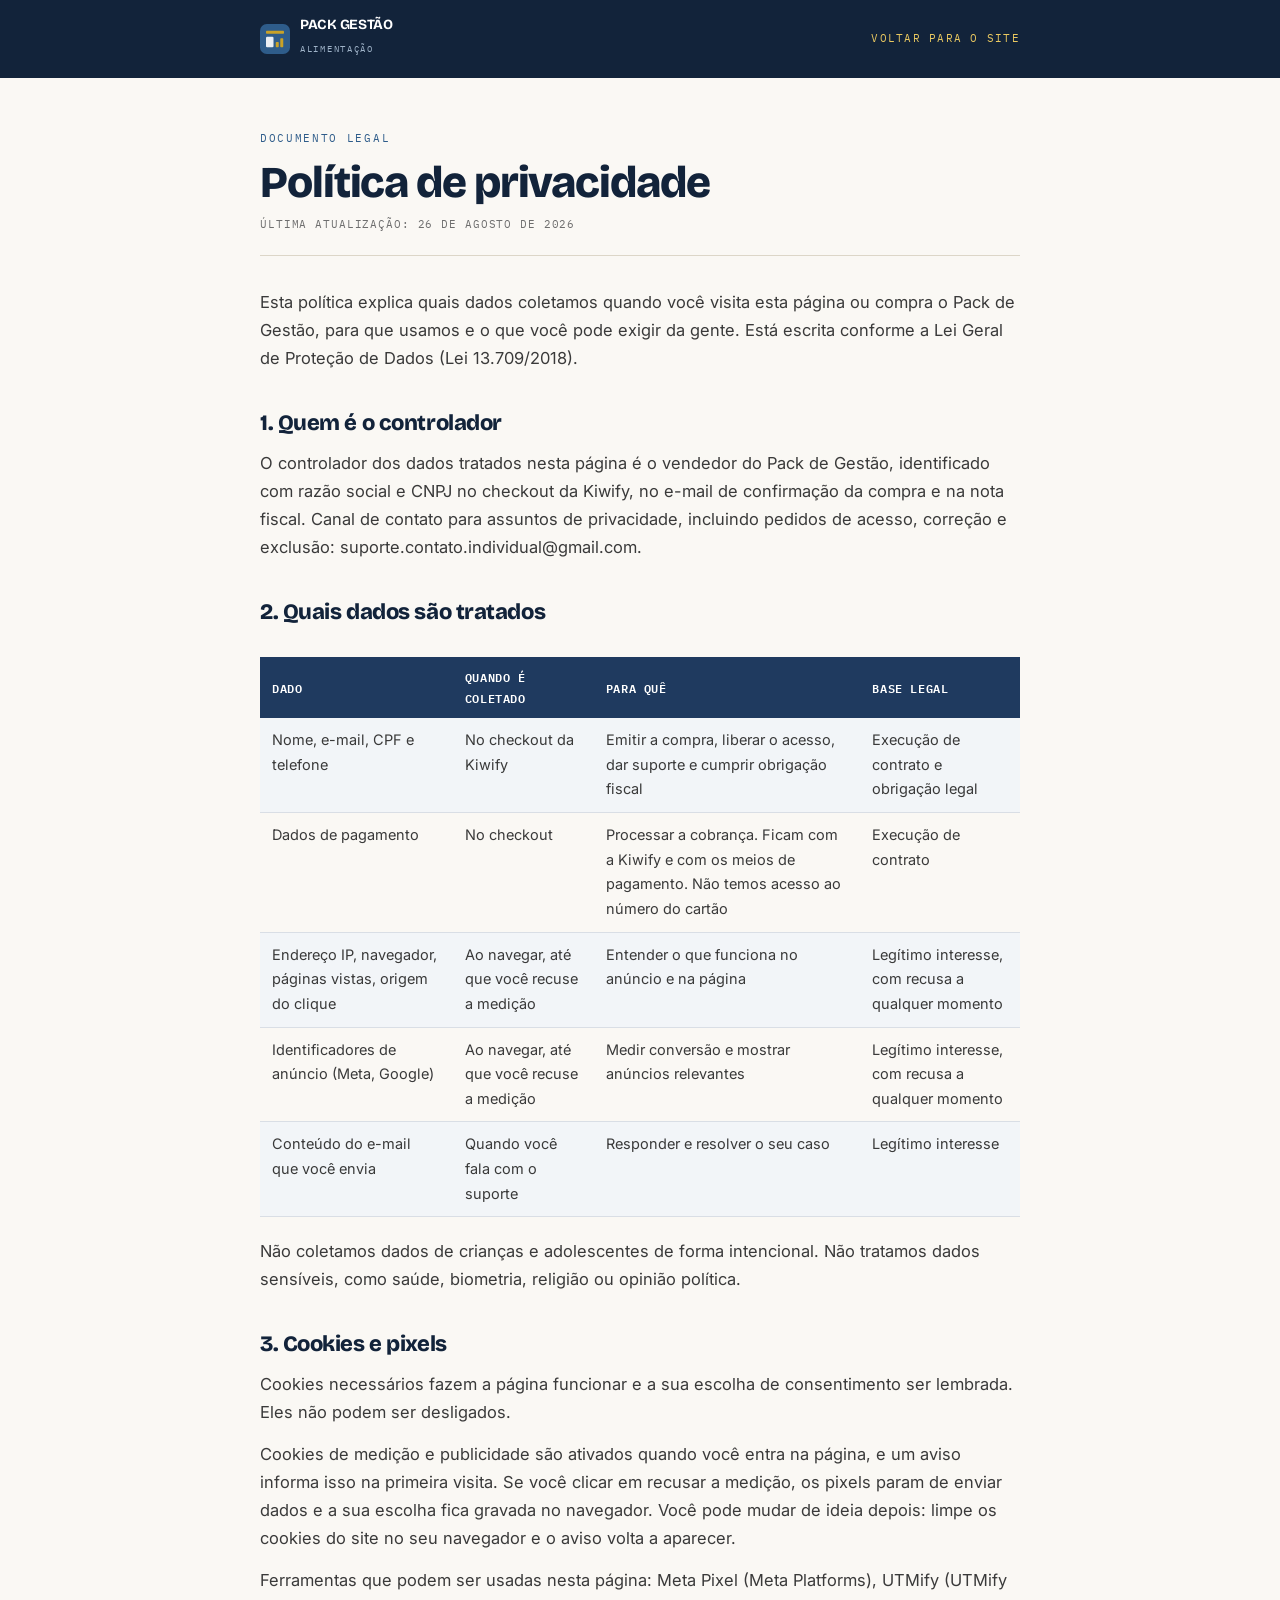
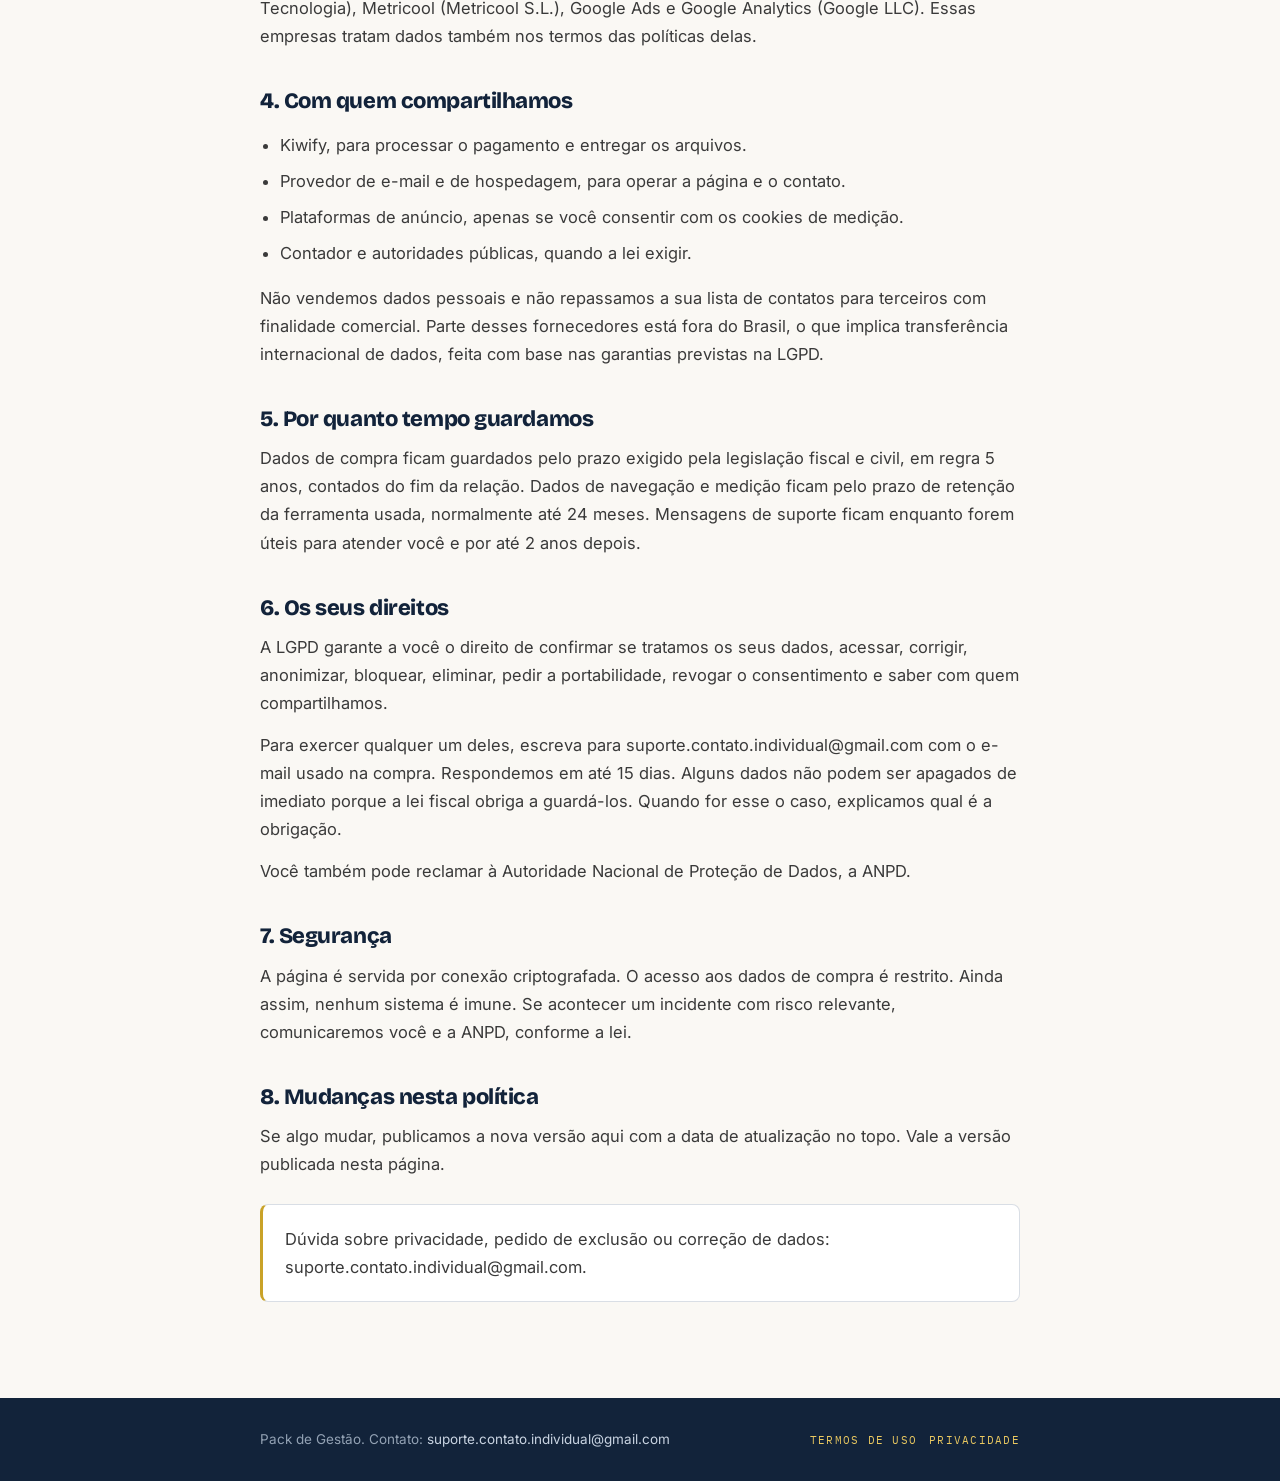
<file: privacidade.html>
<!doctype html>
<html lang="pt-BR">
<head>
<meta charset="utf-8">
<meta name="viewport" content="width=device-width, initial-scale=1">
<title>Política de Privacidade | Pack de Gestão</title>
<meta name="description" content="Como tratamos dados pessoais nesta página, quais cookies usamos e como exercer os seus direitos previstos na LGPD.">
<meta name="theme-color" content="#1F3A5F">
<link rel="icon" href="favicon.svg" type="image/svg+xml">
<link rel="preconnect" href="https://fonts.googleapis.com">
<link rel="preconnect" href="https://fonts.gstatic.com" crossorigin>
<link href="https://fonts.googleapis.com/css2?family=Bricolage+Grotesque:opsz,wght@12..96,600;12..96,800&family=Inter:wght@400;500;600;700&family=IBM+Plex+Mono:wght@500;600&display=swap" rel="stylesheet">
<link rel="stylesheet" href="legal.css">
</head>
<body>
<header>
 <div class="shell">
  <a class="brand" href="index.html"><svg viewBox="0 0 40 40" fill="none" aria-hidden="true"><rect width="40" height="40" rx="9" fill="#2E5C8A"/><rect x="8" y="9" width="24" height="4" rx="1" fill="#C9A227"/><rect x="8" y="17" width="10" height="14" rx="1.5" fill="#fff" opacity=".9"/><rect x="21" y="24" width="4" height="7" rx="1" fill="#C9A227"/><rect x="27" y="19" width="4" height="12" rx="1" fill="#C9A227"/></svg><span><b>PACK GESTÃO</b><span>ALIMENTAÇÃO</span></span></a>
  <a class="back" href="index.html">Voltar para o site</a>
 </div>
</header>
<main>
 <div class="shell">
  <div class="kicker">Documento legal</div>
  <h1>Política de privacidade</h1>
  <div class="upd">Última atualização: 26 de agosto de 2026</div>

  <p>Esta política explica quais dados coletamos quando você visita esta página ou compra o Pack de Gestão, para que usamos e o que você pode exigir da gente. Está escrita conforme a Lei Geral de Proteção de Dados (Lei 13.709/2018).</p>

  <h2>1. Quem é o controlador</h2>
  <p>O controlador dos dados tratados nesta página é o vendedor do Pack de Gestão, identificado com razão social e CNPJ no checkout da Kiwify, no e-mail de confirmação da compra e na nota fiscal. Canal de contato para assuntos de privacidade, incluindo pedidos de acesso, correção e exclusão: suporte.contato.individual@gmail.com.</p>

  <h2>2. Quais dados são tratados</h2>
  <div class="wrap">
  <table>
   <tr><th>Dado</th><th>Quando é coletado</th><th>Para quê</th><th>Base legal</th></tr>
   <tr><td>Nome, e-mail, CPF e telefone</td><td>No checkout da Kiwify</td><td>Emitir a compra, liberar o acesso, dar suporte e cumprir obrigação fiscal</td><td>Execução de contrato e obrigação legal</td></tr>
   <tr><td>Dados de pagamento</td><td>No checkout</td><td>Processar a cobrança. Ficam com a Kiwify e com os meios de pagamento. Não temos acesso ao número do cartão</td><td>Execução de contrato</td></tr>
   <tr><td>Endereço IP, navegador, páginas vistas, origem do clique</td><td>Ao navegar, até que você recuse a medição</td><td>Entender o que funciona no anúncio e na página</td><td>Legítimo interesse, com recusa a qualquer momento</td></tr>
   <tr><td>Identificadores de anúncio (Meta, Google)</td><td>Ao navegar, até que você recuse a medição</td><td>Medir conversão e mostrar anúncios relevantes</td><td>Legítimo interesse, com recusa a qualquer momento</td></tr>
   <tr><td>Conteúdo do e-mail que você envia</td><td>Quando você fala com o suporte</td><td>Responder e resolver o seu caso</td><td>Legítimo interesse</td></tr>
  </table>
  </div>
  <p>Não coletamos dados de crianças e adolescentes de forma intencional. Não tratamos dados sensíveis, como saúde, biometria, religião ou opinião política.</p>

  <h2>3. Cookies e pixels</h2>
  <p>Cookies necessários fazem a página funcionar e a sua escolha de consentimento ser lembrada. Eles não podem ser desligados.</p>
  <p>Cookies de medição e publicidade são ativados quando você entra na página, e um aviso informa isso na primeira visita. Se você clicar em recusar a medição, os pixels param de enviar dados e a sua escolha fica gravada no navegador. Você pode mudar de ideia depois: limpe os cookies do site no seu navegador e o aviso volta a aparecer.</p>
  <p>Ferramentas que podem ser usadas nesta página: Meta Pixel (Meta Platforms), UTMify (UTMify Tecnologia), Metricool (Metricool S.L.), Google Ads e Google Analytics (Google LLC). Essas empresas tratam dados também nos termos das políticas delas.</p>

  <h2>4. Com quem compartilhamos</h2>
  <ul>
   <li>Kiwify, para processar o pagamento e entregar os arquivos.</li>
   <li>Provedor de e-mail e de hospedagem, para operar a página e o contato.</li>
   <li>Plataformas de anúncio, apenas se você consentir com os cookies de medição.</li>
   <li>Contador e autoridades públicas, quando a lei exigir.</li>
  </ul>
  <p>Não vendemos dados pessoais e não repassamos a sua lista de contatos para terceiros com finalidade comercial. Parte desses fornecedores está fora do Brasil, o que implica transferência internacional de dados, feita com base nas garantias previstas na LGPD.</p>

  <h2>5. Por quanto tempo guardamos</h2>
  <p>Dados de compra ficam guardados pelo prazo exigido pela legislação fiscal e civil, em regra 5 anos, contados do fim da relação. Dados de navegação e medição ficam pelo prazo de retenção da ferramenta usada, normalmente até 24 meses. Mensagens de suporte ficam enquanto forem úteis para atender você e por até 2 anos depois.</p>

  <h2>6. Os seus direitos</h2>
  <p>A LGPD garante a você o direito de confirmar se tratamos os seus dados, acessar, corrigir, anonimizar, bloquear, eliminar, pedir a portabilidade, revogar o consentimento e saber com quem compartilhamos.</p>
  <p>Para exercer qualquer um deles, escreva para suporte.contato.individual@gmail.com com o e-mail usado na compra. Respondemos em até 15 dias. Alguns dados não podem ser apagados de imediato porque a lei fiscal obriga a guardá-los. Quando for esse o caso, explicamos qual é a obrigação.</p>
  <p>Você também pode reclamar à Autoridade Nacional de Proteção de Dados, a ANPD.</p>

  <h2>7. Segurança</h2>
  <p>A página é servida por conexão criptografada. O acesso aos dados de compra é restrito. Ainda assim, nenhum sistema é imune. Se acontecer um incidente com risco relevante, comunicaremos você e a ANPD, conforme a lei.</p>

  <h2>8. Mudanças nesta política</h2>
  <p>Se algo mudar, publicamos a nova versão aqui com a data de atualização no topo. Vale a versão publicada nesta página.</p>

  <div class="box">
   <p>Dúvida sobre privacidade, pedido de exclusão ou correção de dados: suporte.contato.individual@gmail.com.</p>
  </div>
 </div>
</main>
<footer>
 <div class="shell">
  <p>Pack de Gestão. Contato: <a href="mailto:suporte.contato.individual@gmail.com" style="color:#C9D4E2;font-family:inherit;font-size:13.5px;letter-spacing:0;text-transform:none">suporte.contato.individual@gmail.com</a></p>
  <span><a href="termos.html">Termos de uso</a> &nbsp; <a href="privacidade.html">Privacidade</a></span>
 </div>
</footer>
</body>
</html>
</file>
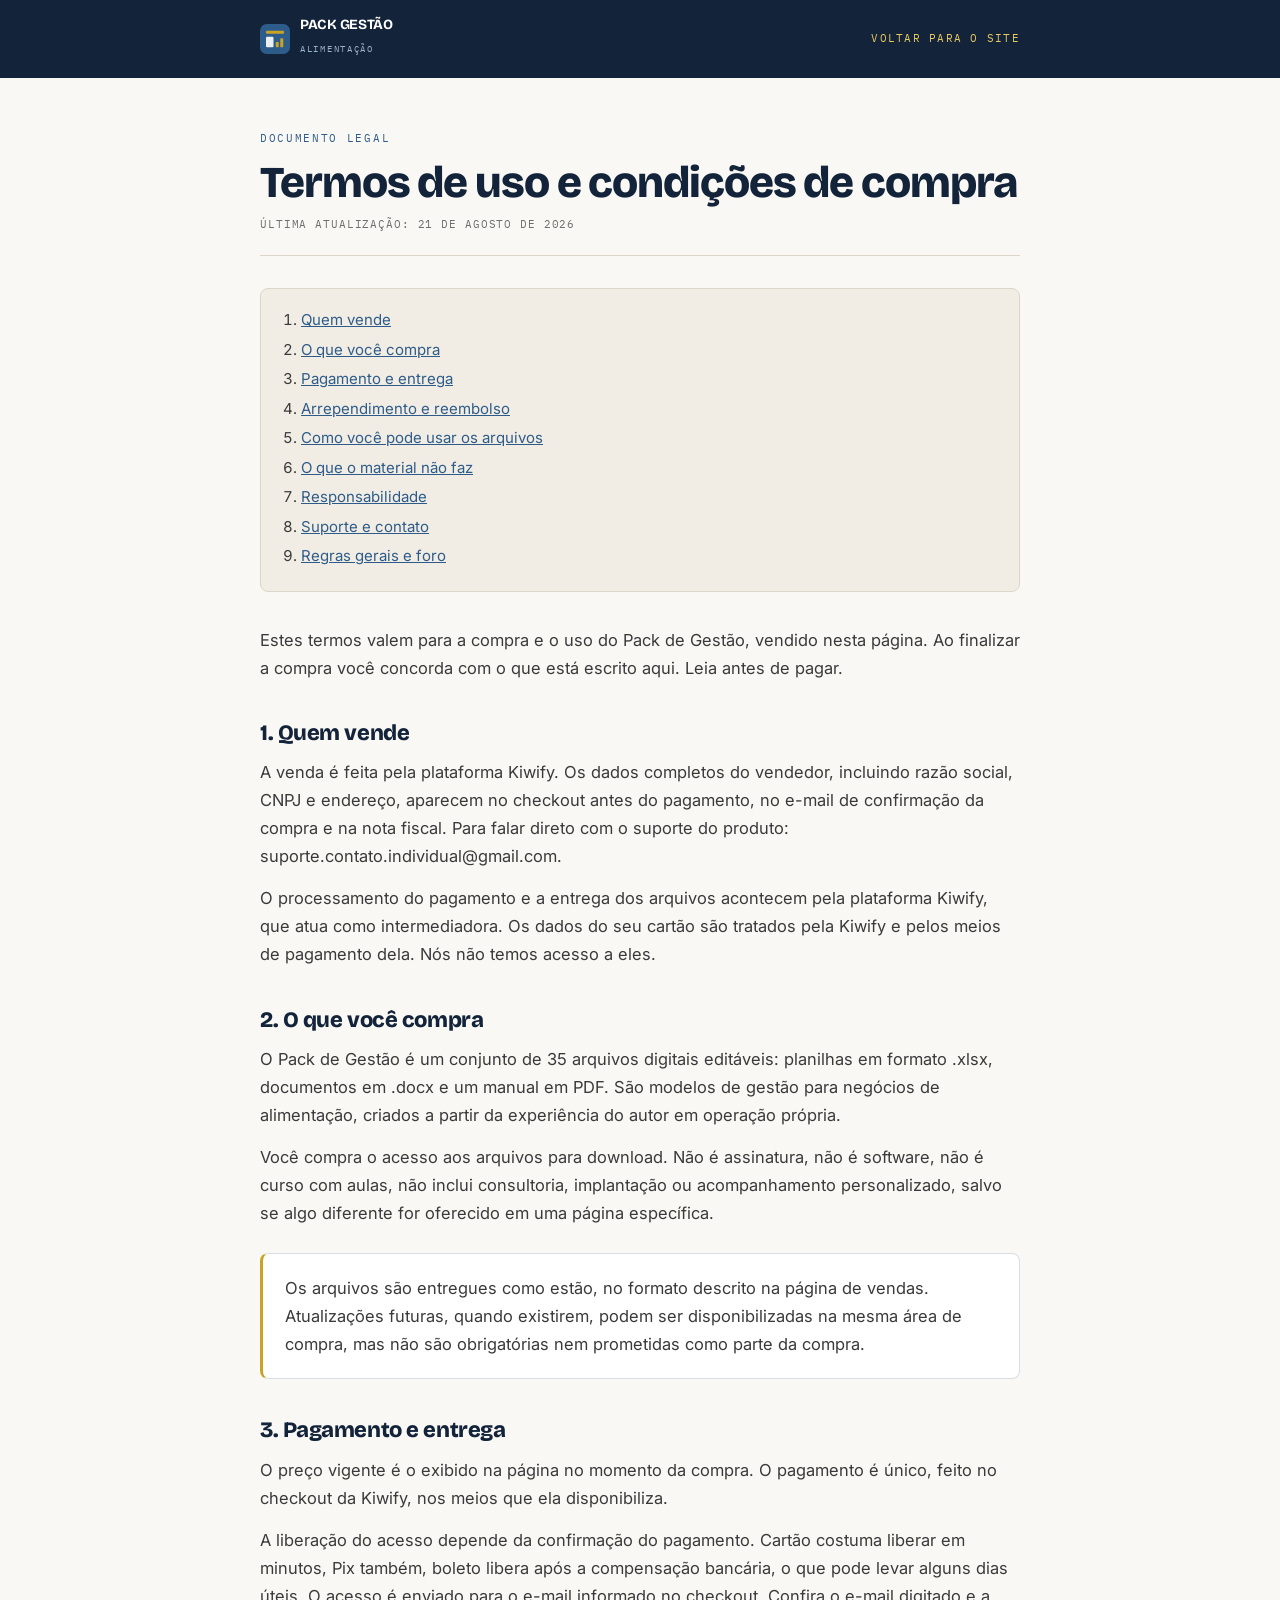
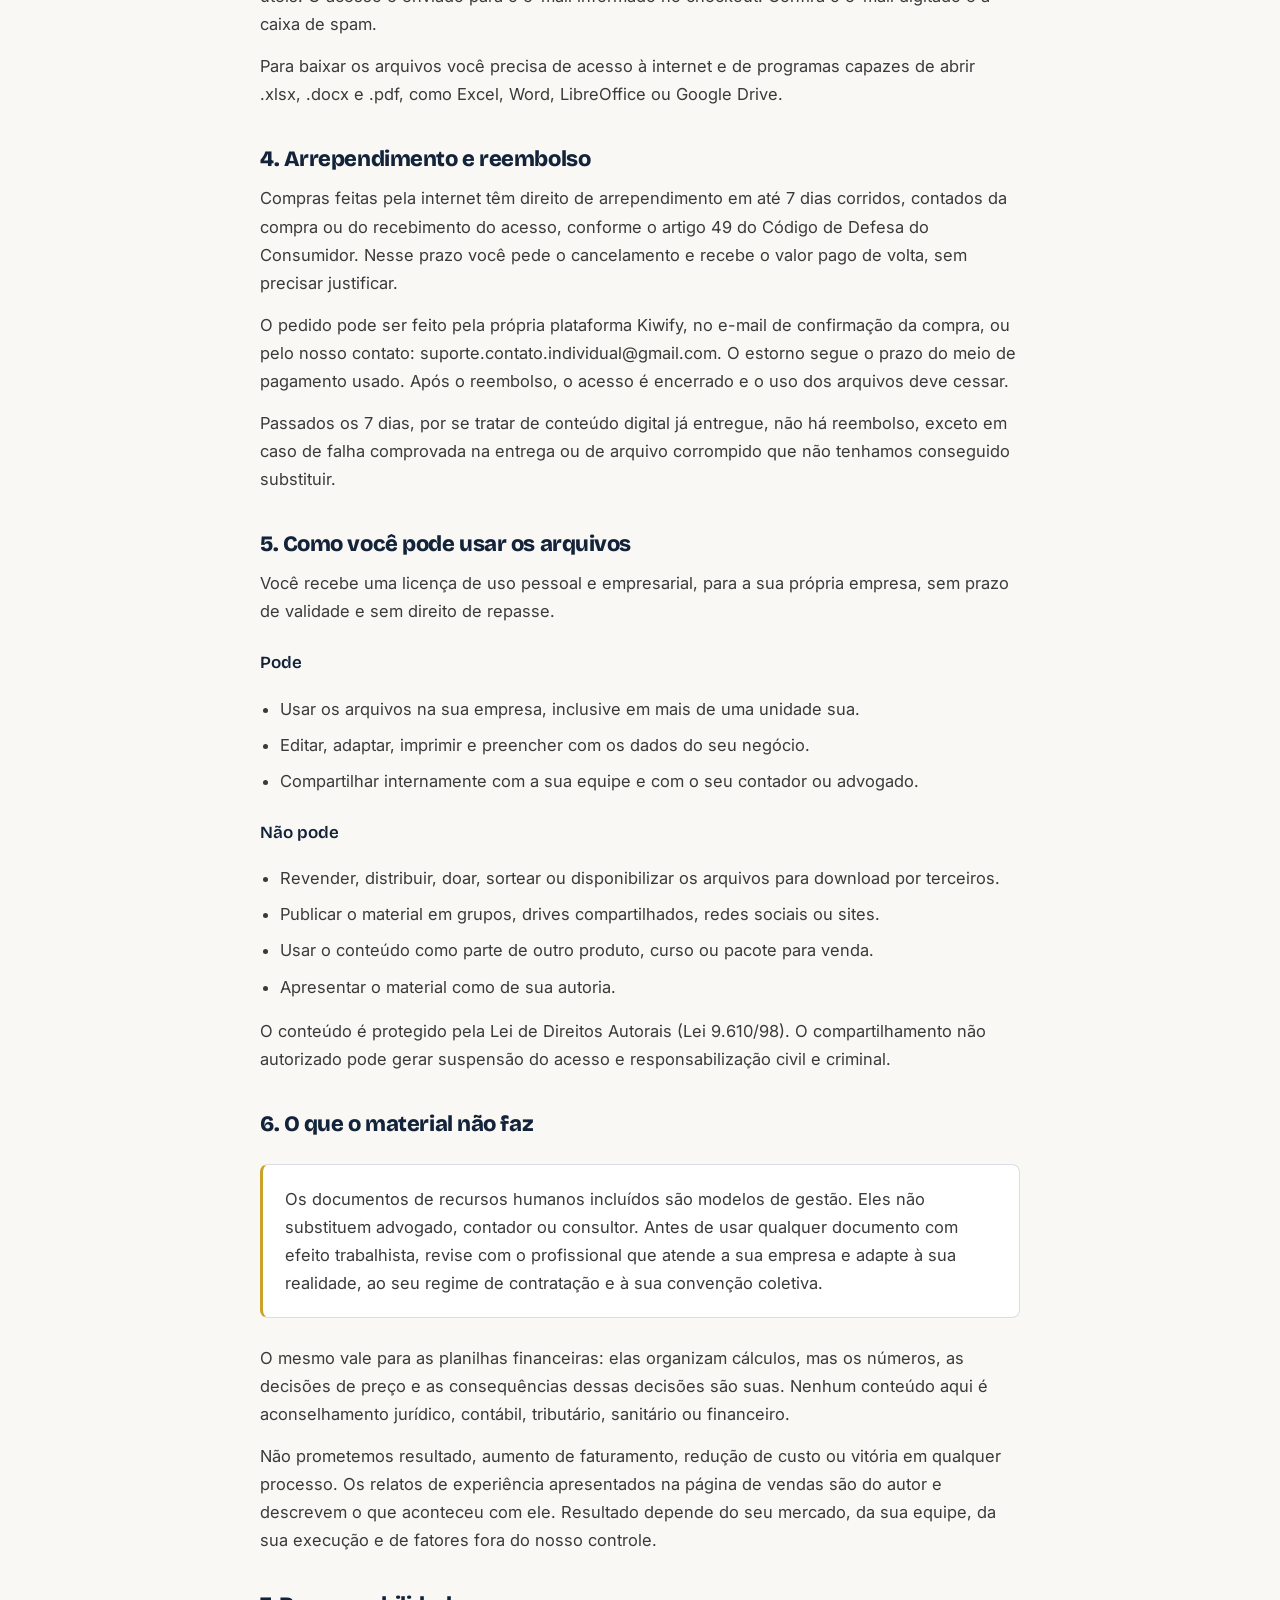
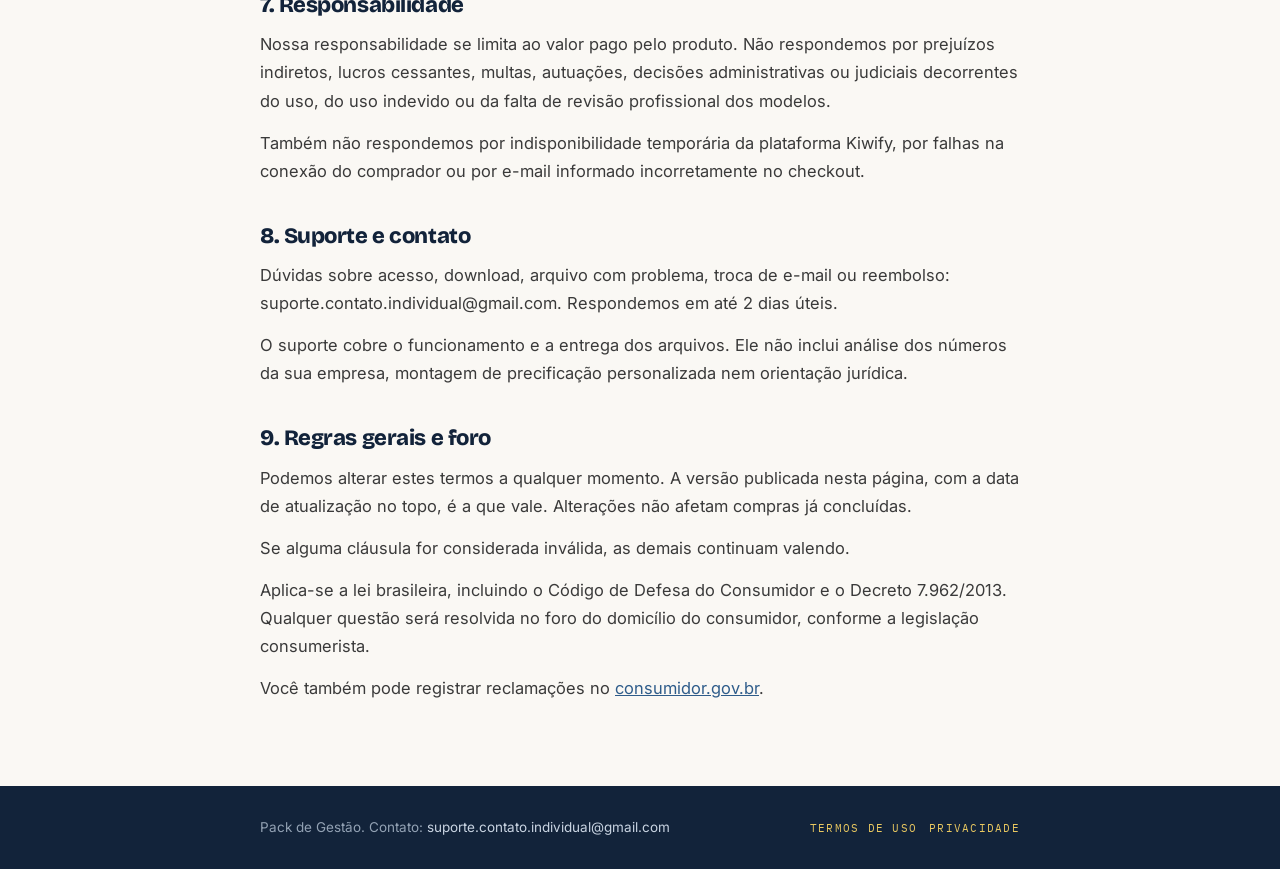
<file: termos.html>
<!doctype html>
<html lang="pt-BR">
<head>
<meta charset="utf-8">
<meta name="viewport" content="width=device-width, initial-scale=1">
<title>Termos de Uso e Condições de Compra | Pack de Gestão</title>
<meta name="description" content="Termos de uso, condições de compra, licença dos arquivos, reembolso em 7 dias e limites de responsabilidade do Pack de Gestão.">
<meta name="theme-color" content="#1F3A5F">
<link rel="icon" href="favicon.svg" type="image/svg+xml">
<link rel="preconnect" href="https://fonts.googleapis.com">
<link rel="preconnect" href="https://fonts.gstatic.com" crossorigin>
<link href="https://fonts.googleapis.com/css2?family=Bricolage+Grotesque:opsz,wght@12..96,600;12..96,800&family=Inter:wght@400;500;600;700&family=IBM+Plex+Mono:wght@500;600&display=swap" rel="stylesheet">
<link rel="stylesheet" href="legal.css">
</head>
<body>
<header>
 <div class="shell">
  <a class="brand" href="index.html"><svg viewBox="0 0 40 40" fill="none" aria-hidden="true"><rect width="40" height="40" rx="9" fill="#2E5C8A"/><rect x="8" y="9" width="24" height="4" rx="1" fill="#C9A227"/><rect x="8" y="17" width="10" height="14" rx="1.5" fill="#fff" opacity=".9"/><rect x="21" y="24" width="4" height="7" rx="1" fill="#C9A227"/><rect x="27" y="19" width="4" height="12" rx="1" fill="#C9A227"/></svg><span><b>PACK GESTÃO</b><span>ALIMENTAÇÃO</span></span></a>
  <a class="back" href="index.html">Voltar para o site</a>
 </div>
</header>
<main>
 <div class="shell">
  <div class="kicker">Documento legal</div>
  <h1>Termos de uso e condições de compra</h1>
  <div class="upd">Última atualização: 21 de agosto de 2026</div>

  <div class="toc">
   <ol>
    <li><a href="#quem">Quem vende</a></li>
    <li><a href="#produto">O que você compra</a></li>
    <li><a href="#pagamento">Pagamento e entrega</a></li>
    <li><a href="#arrependimento">Arrependimento e reembolso</a></li>
    <li><a href="#licenca">Como você pode usar os arquivos</a></li>
    <li><a href="#limites">O que o material não faz</a></li>
    <li><a href="#responsabilidade">Responsabilidade</a></li>
    <li><a href="#suporte">Suporte e contato</a></li>
    <li><a href="#gerais">Regras gerais e foro</a></li>
   </ol>
  </div>

  <p>Estes termos valem para a compra e o uso do Pack de Gestão, vendido nesta página. Ao finalizar a compra você concorda com o que está escrito aqui. Leia antes de pagar.</p>

  <h2 id="quem">1. Quem vende</h2>
  <p>A venda é feita pela plataforma Kiwify. Os dados completos do vendedor, incluindo razão social, CNPJ e endereço, aparecem no checkout antes do pagamento, no e-mail de confirmação da compra e na nota fiscal. Para falar direto com o suporte do produto: suporte.contato.individual@gmail.com.</p>
  <p>O processamento do pagamento e a entrega dos arquivos acontecem pela plataforma Kiwify, que atua como intermediadora. Os dados do seu cartão são tratados pela Kiwify e pelos meios de pagamento dela. Nós não temos acesso a eles.</p>

  <h2 id="produto">2. O que você compra</h2>
  <p>O Pack de Gestão é um conjunto de 35 arquivos digitais editáveis: planilhas em formato .xlsx, documentos em .docx e um manual em PDF. São modelos de gestão para negócios de alimentação, criados a partir da experiência do autor em operação própria.</p>
  <p>Você compra o acesso aos arquivos para download. Não é assinatura, não é software, não é curso com aulas, não inclui consultoria, implantação ou acompanhamento personalizado, salvo se algo diferente for oferecido em uma página específica.</p>
  <div class="box">
   <p>Os arquivos são entregues como estão, no formato descrito na página de vendas. Atualizações futuras, quando existirem, podem ser disponibilizadas na mesma área de compra, mas não são obrigatórias nem prometidas como parte da compra.</p>
  </div>

  <h2 id="pagamento">3. Pagamento e entrega</h2>
  <p>O preço vigente é o exibido na página no momento da compra. O pagamento é único, feito no checkout da Kiwify, nos meios que ela disponibiliza.</p>
  <p>A liberação do acesso depende da confirmação do pagamento. Cartão costuma liberar em minutos, Pix também, boleto libera após a compensação bancária, o que pode levar alguns dias úteis. O acesso é enviado para o e-mail informado no checkout. Confira o e-mail digitado e a caixa de spam.</p>
  <p>Para baixar os arquivos você precisa de acesso à internet e de programas capazes de abrir .xlsx, .docx e .pdf, como Excel, Word, LibreOffice ou Google Drive.</p>

  <h2 id="arrependimento">4. Arrependimento e reembolso</h2>
  <p>Compras feitas pela internet têm direito de arrependimento em até 7 dias corridos, contados da compra ou do recebimento do acesso, conforme o artigo 49 do Código de Defesa do Consumidor. Nesse prazo você pede o cancelamento e recebe o valor pago de volta, sem precisar justificar.</p>
  <p>O pedido pode ser feito pela própria plataforma Kiwify, no e-mail de confirmação da compra, ou pelo nosso contato: suporte.contato.individual@gmail.com. O estorno segue o prazo do meio de pagamento usado. Após o reembolso, o acesso é encerrado e o uso dos arquivos deve cessar.</p>
  <p>Passados os 7 dias, por se tratar de conteúdo digital já entregue, não há reembolso, exceto em caso de falha comprovada na entrega ou de arquivo corrompido que não tenhamos conseguido substituir.</p>

  <h2 id="licenca">5. Como você pode usar os arquivos</h2>
  <p>Você recebe uma licença de uso pessoal e empresarial, para a sua própria empresa, sem prazo de validade e sem direito de repasse.</p>
  <h3>Pode</h3>
  <ul>
   <li>Usar os arquivos na sua empresa, inclusive em mais de uma unidade sua.</li>
   <li>Editar, adaptar, imprimir e preencher com os dados do seu negócio.</li>
   <li>Compartilhar internamente com a sua equipe e com o seu contador ou advogado.</li>
  </ul>
  <h3>Não pode</h3>
  <ul>
   <li>Revender, distribuir, doar, sortear ou disponibilizar os arquivos para download por terceiros.</li>
   <li>Publicar o material em grupos, drives compartilhados, redes sociais ou sites.</li>
   <li>Usar o conteúdo como parte de outro produto, curso ou pacote para venda.</li>
   <li>Apresentar o material como de sua autoria.</li>
  </ul>
  <p>O conteúdo é protegido pela Lei de Direitos Autorais (Lei 9.610/98). O compartilhamento não autorizado pode gerar suspensão do acesso e responsabilização civil e criminal.</p>

  <h2 id="limites">6. O que o material não faz</h2>
  <div class="box">
   <p>Os documentos de recursos humanos incluídos são modelos de gestão. Eles não substituem advogado, contador ou consultor. Antes de usar qualquer documento com efeito trabalhista, revise com o profissional que atende a sua empresa e adapte à sua realidade, ao seu regime de contratação e à sua convenção coletiva.</p>
  </div>
  <p>O mesmo vale para as planilhas financeiras: elas organizam cálculos, mas os números, as decisões de preço e as consequências dessas decisões são suas. Nenhum conteúdo aqui é aconselhamento jurídico, contábil, tributário, sanitário ou financeiro.</p>
  <p>Não prometemos resultado, aumento de faturamento, redução de custo ou vitória em qualquer processo. Os relatos de experiência apresentados na página de vendas são do autor e descrevem o que aconteceu com ele. Resultado depende do seu mercado, da sua equipe, da sua execução e de fatores fora do nosso controle.</p>

  <h2 id="responsabilidade">7. Responsabilidade</h2>
  <p>Nossa responsabilidade se limita ao valor pago pelo produto. Não respondemos por prejuízos indiretos, lucros cessantes, multas, autuações, decisões administrativas ou judiciais decorrentes do uso, do uso indevido ou da falta de revisão profissional dos modelos.</p>
  <p>Também não respondemos por indisponibilidade temporária da plataforma Kiwify, por falhas na conexão do comprador ou por e-mail informado incorretamente no checkout.</p>

  <h2 id="suporte">8. Suporte e contato</h2>
  <p>Dúvidas sobre acesso, download, arquivo com problema, troca de e-mail ou reembolso: suporte.contato.individual@gmail.com. Respondemos em até 2 dias úteis.</p>
  <p>O suporte cobre o funcionamento e a entrega dos arquivos. Ele não inclui análise dos números da sua empresa, montagem de precificação personalizada nem orientação jurídica.</p>

  <h2 id="gerais">9. Regras gerais e foro</h2>
  <p>Podemos alterar estes termos a qualquer momento. A versão publicada nesta página, com a data de atualização no topo, é a que vale. Alterações não afetam compras já concluídas.</p>
  <p>Se alguma cláusula for considerada inválida, as demais continuam valendo.</p>
  <p>Aplica-se a lei brasileira, incluindo o Código de Defesa do Consumidor e o Decreto 7.962/2013. Qualquer questão será resolvida no foro do domicílio do consumidor, conforme a legislação consumerista.</p>
  <p>Você também pode registrar reclamações no <a href="https://www.consumidor.gov.br" target="_blank" rel="noopener">consumidor.gov.br</a>.</p>
 </div>
</main>
<footer>
 <div class="shell">
  <p>Pack de Gestão. Contato: <a href="mailto:suporte.contato.individual@gmail.com" style="color:#C9D4E2;font-family:inherit;font-size:13.5px;letter-spacing:0;text-transform:none">suporte.contato.individual@gmail.com</a></p>
  <span><a href="termos.html">Termos de uso</a> &nbsp; <a href="privacidade.html">Privacidade</a></span>
 </div>
</footer>
</body>
</html>
</file>
<file: legal.css>
:root{--ink:#12233A;--navy:#1F3A5F;--navy-2:#2E5C8A;--gold:#C9A227;--gold-soft:#E9C860;--paper:#FAF8F4;--paper-2:#F1EDE4;--line:#DCD6C8;--line-cool:#D9DEE5;--muted:#6E6E6E;--display:'Bricolage Grotesque',system-ui,sans-serif;--sans:'Inter',system-ui,sans-serif;--mono:'IBM Plex Mono',ui-monospace,monospace;--shell:min(760px,calc(100% - 40px))}
*{box-sizing:border-box}
body{margin:0;background:var(--paper);color:#3A3A3A;font:400 16.5px/1.7 var(--sans);-webkit-font-smoothing:antialiased}
a{color:var(--navy-2)}
.shell{width:var(--shell);margin:0 auto}
header{background:var(--ink);color:#fff;padding:18px 0}
header .shell{display:flex;align-items:center;justify-content:space-between;gap:16px}
.brand{display:flex;align-items:center;gap:10px;color:#fff;text-decoration:none}
.brand svg{width:30px;height:30px}
.brand b{font-family:var(--display);font-size:14px;letter-spacing:-.02em;display:block;line-height:1}
.brand span span{font-family:var(--mono);font-size:8.5px;letter-spacing:.2em;color:#9FB3C8}
header a.back{font-family:var(--mono);font-size:10.5px;letter-spacing:.12em;text-transform:uppercase;color:var(--gold-soft);text-decoration:none}
main{padding:52px 0 70px}
.kicker{font-family:var(--mono);font-size:10.5px;letter-spacing:.16em;text-transform:uppercase;color:var(--navy-2)}
h1{font-family:var(--display);font-weight:800;font-size:clamp(30px,4.4vw,44px);line-height:1.06;letter-spacing:-.025em;color:var(--ink);margin:12px 0 8px}
.upd{font-family:var(--mono);font-size:11px;color:var(--muted);letter-spacing:.08em;text-transform:uppercase;padding-bottom:22px;border-bottom:1px solid var(--line);margin-bottom:32px}
h2{font-family:var(--display);font-weight:800;font-size:22px;letter-spacing:-.02em;color:var(--ink);margin:38px 0 12px;line-height:1.2}
h3{font-family:var(--display);font-weight:600;font-size:17px;color:var(--ink);margin:24px 0 8px}
p,li{margin:0 0 14px}
ul,ol{padding-left:20px}
li{margin-bottom:8px}
.box{background:#fff;border:1px solid var(--line-cool);border-left:3px solid var(--gold);border-radius:8px;padding:20px 22px;margin:26px 0}
.box p:last-child{margin:0}
table{width:100%;border-collapse:collapse;font-size:14.5px;margin:20px 0}
th{background:var(--navy);color:#fff;text-align:left;padding:10px 12px;font-size:12px;letter-spacing:.05em;text-transform:uppercase;font-family:var(--mono);font-weight:600}
td{padding:10px 12px;border-bottom:1px solid var(--line-cool);vertical-align:top}
tr:nth-child(even) td{background:#F2F5F8}
.toc{background:var(--paper-2);border:1px solid var(--line);border-radius:8px;padding:18px 22px;margin-bottom:34px}
.toc ol{margin:0;padding-left:18px}
.toc li{margin-bottom:4px;font-size:15px}
footer{background:var(--ink);color:#93A2B4;padding:30px 0;font-size:13.5px}
footer .shell{display:flex;flex-wrap:wrap;gap:14px 24px;justify-content:space-between;align-items:center}
footer a{color:var(--gold-soft);text-decoration:none;font-family:var(--mono);font-size:10.5px;letter-spacing:.12em;text-transform:uppercase}
footer p{margin:0}
:focus-visible{outline:2px solid var(--gold);outline-offset:3px}
.wrap{overflow-x:auto}
@media (max-width:700px){main{padding:36px 0 50px}}
</file>
